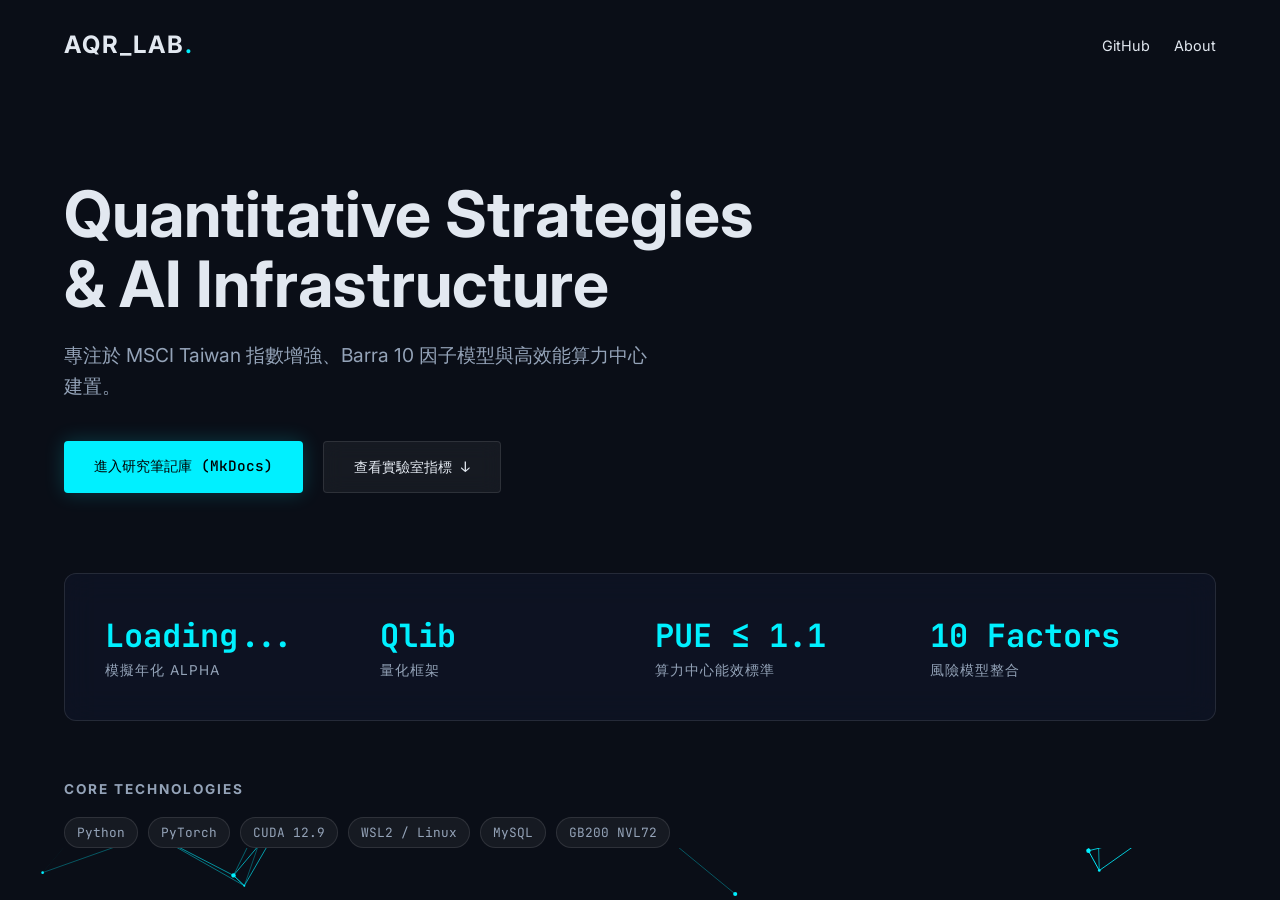
<file: index.html>
<!DOCTYPE html>
<html lang="zh-TW">
<head>
    <meta charset="UTF-8">
    <meta name="viewport" content="width=device-width, initial-scale=1.0">
    <title>AI Quant Research | Quantitative & Infrastructure</title>
    <link rel="stylesheet" href="style.css">
    <!-- 引入專業字體 -->
    <link href="https://fonts.googleapis.com/css2?family=Inter:wght@300;500;700&family=JetBrains+Mono:wght@400;700&display=swap" rel="stylesheet">
</head>
<body>
    <!-- 互動式背景畫布 -->
    <canvas id="network-canvas"></canvas>

    <div class="wrapper">
        <!-- 頂部導覽 -->
        <nav class="navbar">
            <div class="logo">AQR_LAB<span>.</span></div>
            <div class="nav-links">
                <a href="https://github.com/vlho428" target="_blank">GitHub</a>
                <a href="#about">About</a>
            </div>
        </nav>

        <!-- 核心視覺區 -->
        <header class="hero">
            <h1>Quantitative Strategies <br>& AI Infrastructure</h1>
            <p class="subtitle">專注於 MSCI Taiwan 指數增強、Barra 10 因子模型與高效能算力中心建置。</p>
            <div class="cta-group">
                <a href="./notes/" class="btn-primary">進入研究筆記庫 (MkDocs)</a>
                <a href="#metrics" class="btn-secondary">查看實驗室指標 ↓</a>
            </div>
        </header>

        <!-- 專業指標看板 -->
        <section id="metrics" class="glass-panel">
            <div class="metric">
                <span class="metric-value" id="alpha-val">Loading...</span>
                <span class="metric-label">模擬年化 Alpha</span>
            </div>
            <div class="metric">
                <span class="metric-value">Qlib</span>
                <span class="metric-label">量化框架</span>
            </div>
            <div class="metric">
                <span class="metric-value">PUE ≤ 1.1</span>
                <span class="metric-label">算力中心能效標準</span>
            </div>
            <div class="metric">
                <span class="metric-value">10 Factors</span>
                <span class="metric-label">風險模型整合</span>
            </div>
        </section>

        <!-- 技術棧標籤 -->
        <section id="stack" class="tech-stack">
            <h3>CORE TECHNOLOGIES</h3>
            <div class="tags">
                <span class="tag">Python</span>
                <span class="tag">PyTorch</span>
                <span class="tag">CUDA 12.9</span>
                <span class="tag">WSL2 / Linux</span>
                <span class="tag">MySQL</span>
                <span class="tag">GB200 NVL72</span>
            </div>
        </section>
    </div>

    <script src="script.js"></script>
</body>
</html>
</file>
<file: style.css>
:root {
    --bg-dark: #0a0e17;
    --primary-cyan: #00f0ff;
    --text-main: #e2e8f0;
    --text-muted: #94a3b8;
    --glass-bg: rgba(15, 23, 42, 0.6);
    --glass-border: rgba(255, 255, 255, 0.1);
}

body, html {
    margin: 0;
    padding: 0;
    background-color: var(--bg-dark);
    color: var(--text-main);
    font-family: 'Inter', sans-serif;
    overflow-x: hidden;
}

/* 確保 Canvas 永遠在最底層 */
#network-canvas {
    position: fixed;
    top: 0;
    left: 0;
    width: 100vw;
    height: 100vh;
    z-index: -1;
}

.wrapper {
    max-width: 1200px;
    margin: 0 auto;
    padding: 0 5%;
}

/* 導覽列 */
.navbar {
    display: flex;
    justify-content: space-between;
    align-items: center;
    padding: 30px 0;
}

.logo { font-size: 1.5rem; font-weight: 700; letter-spacing: 2px; }
.logo span { color: var(--primary-cyan); }
.nav-links a { color: var(--text-main); text-decoration: none; margin-left: 20px; font-size: 0.9rem; transition: 0.3s;}
.nav-links a:hover { color: var(--primary-cyan); }

/* 主視覺區 */
.hero {
    margin-top: 10vh;
    margin-bottom: 80px;
}

.hero h1 {
    font-size: clamp(2.5rem, 5vw, 4.5rem);
    line-height: 1.1;
    margin-bottom: 20px;
    font-weight: 700;
}

.hero .subtitle {
    font-size: 1.2rem;
    color: var(--text-muted);
    max-width: 600px;
    margin-bottom: 40px;
    line-height: 1.6;
}

/* 按鈕設計 */
.cta-group { display: flex; gap: 20px; flex-wrap: wrap; }

.btn-primary, .btn-secondary {
    padding: 15px 30px;
    border-radius: 4px;
    text-decoration: none;
    font-weight: 500;
    transition: all 0.3s ease;
    font-family: 'JetBrains Mono', monospace;
    font-size: 0.9rem;
}

.btn-primary {
    background: var(--primary-cyan);
    color: #000;
    box-shadow: 0 0 20px rgba(0, 240, 255, 0.2);
}

.btn-primary:hover {
    box-shadow: 0 0 30px rgba(0, 240, 255, 0.5);
    transform: translateY(-2px);
}

.btn-secondary {
    border: 1px solid var(--glass-border);
    color: var(--text-main);
    background: rgba(255, 255, 255, 0.05);
    backdrop-filter: blur(10px);
}

.btn-secondary:hover { border-color: var(--primary-cyan); color: var(--primary-cyan); }

/* 毛玻璃指標面板 */
.glass-panel {
    background: var(--glass-bg);
    border: 1px solid var(--glass-border);
    backdrop-filter: blur(16px);
    border-radius: 12px;
    padding: 40px;
    display: grid;
    grid-template-columns: repeat(auto-fit, minmax(200px, 1fr));
    gap: 30px;
    margin-bottom: 60px;
}

.metric { display: flex; flex-direction: column; }
.metric-value { font-family: 'JetBrains Mono', monospace; font-size: 2rem; color: var(--primary-cyan); margin-bottom: 5px; font-weight: 700; }
.metric-label { font-size: 0.85rem; color: var(--text-muted); text-transform: uppercase; letter-spacing: 1px; }

/* 技術棧 */
.tech-stack h3 { color: var(--text-muted); font-size: 0.85rem; letter-spacing: 2px; margin-bottom: 20px; }
.tags { display: flex; gap: 10px; flex-wrap: wrap; }
.tag {
    font-family: 'JetBrains Mono', monospace;
    font-size: 0.8rem;
    padding: 6px 12px;
    background: rgba(255, 255, 255, 0.05);
    border: 1px solid rgba(255, 255, 255, 0.1);
    border-radius: 20px;
    color: var(--text-muted);
}
</file>
